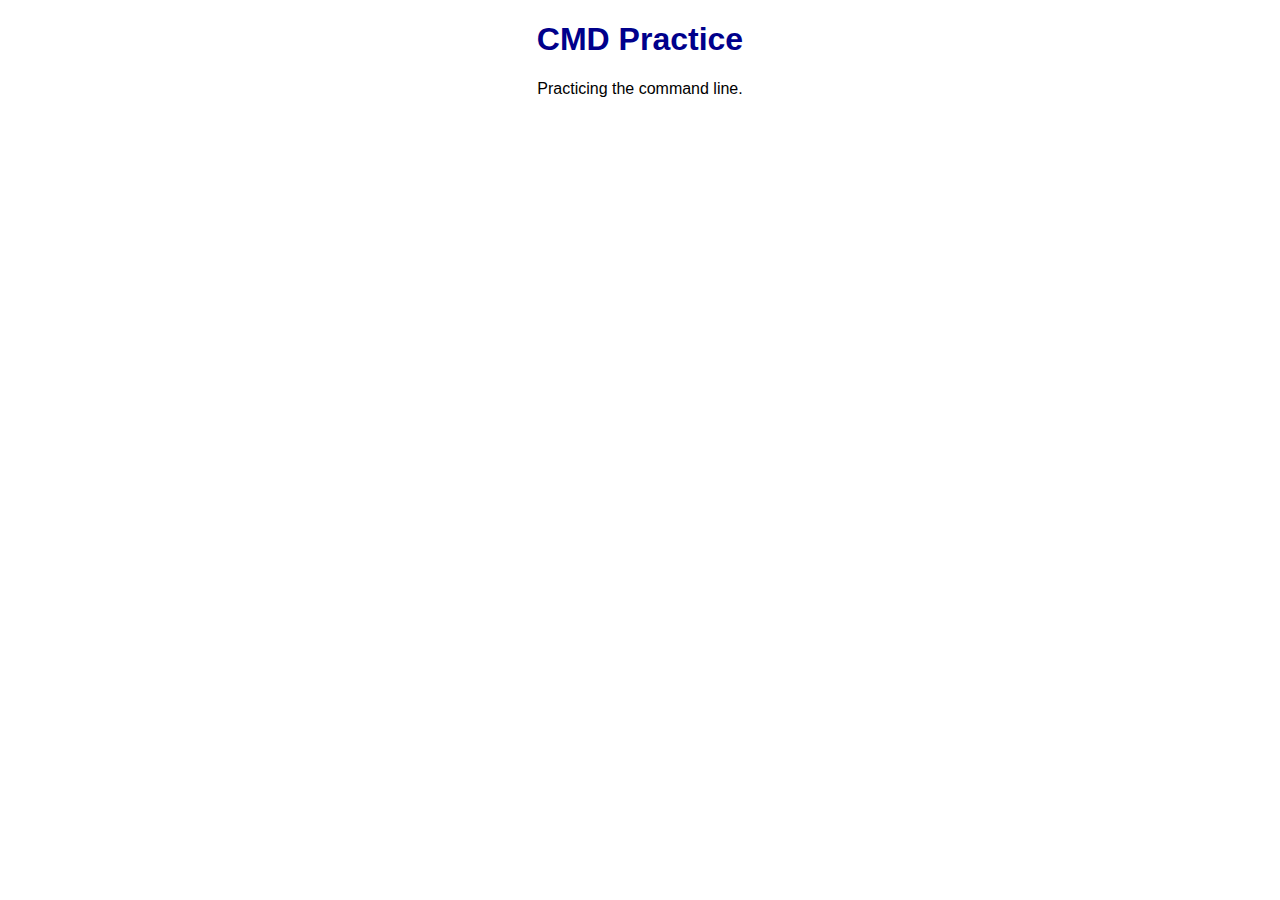
<file: cmd-practice/index.html>
<!DOCTYPE html>
<html lang="en">
<head>
  <meta charset="UTF-8" />
  <link rel="stylesheet" href="style.css" />
  <title>CMD Practice</title>
</head>
<body>
  <h1>CMD Practice</h1>
  <p>Practicing the command line.</p>
</body>
</html>
</file>
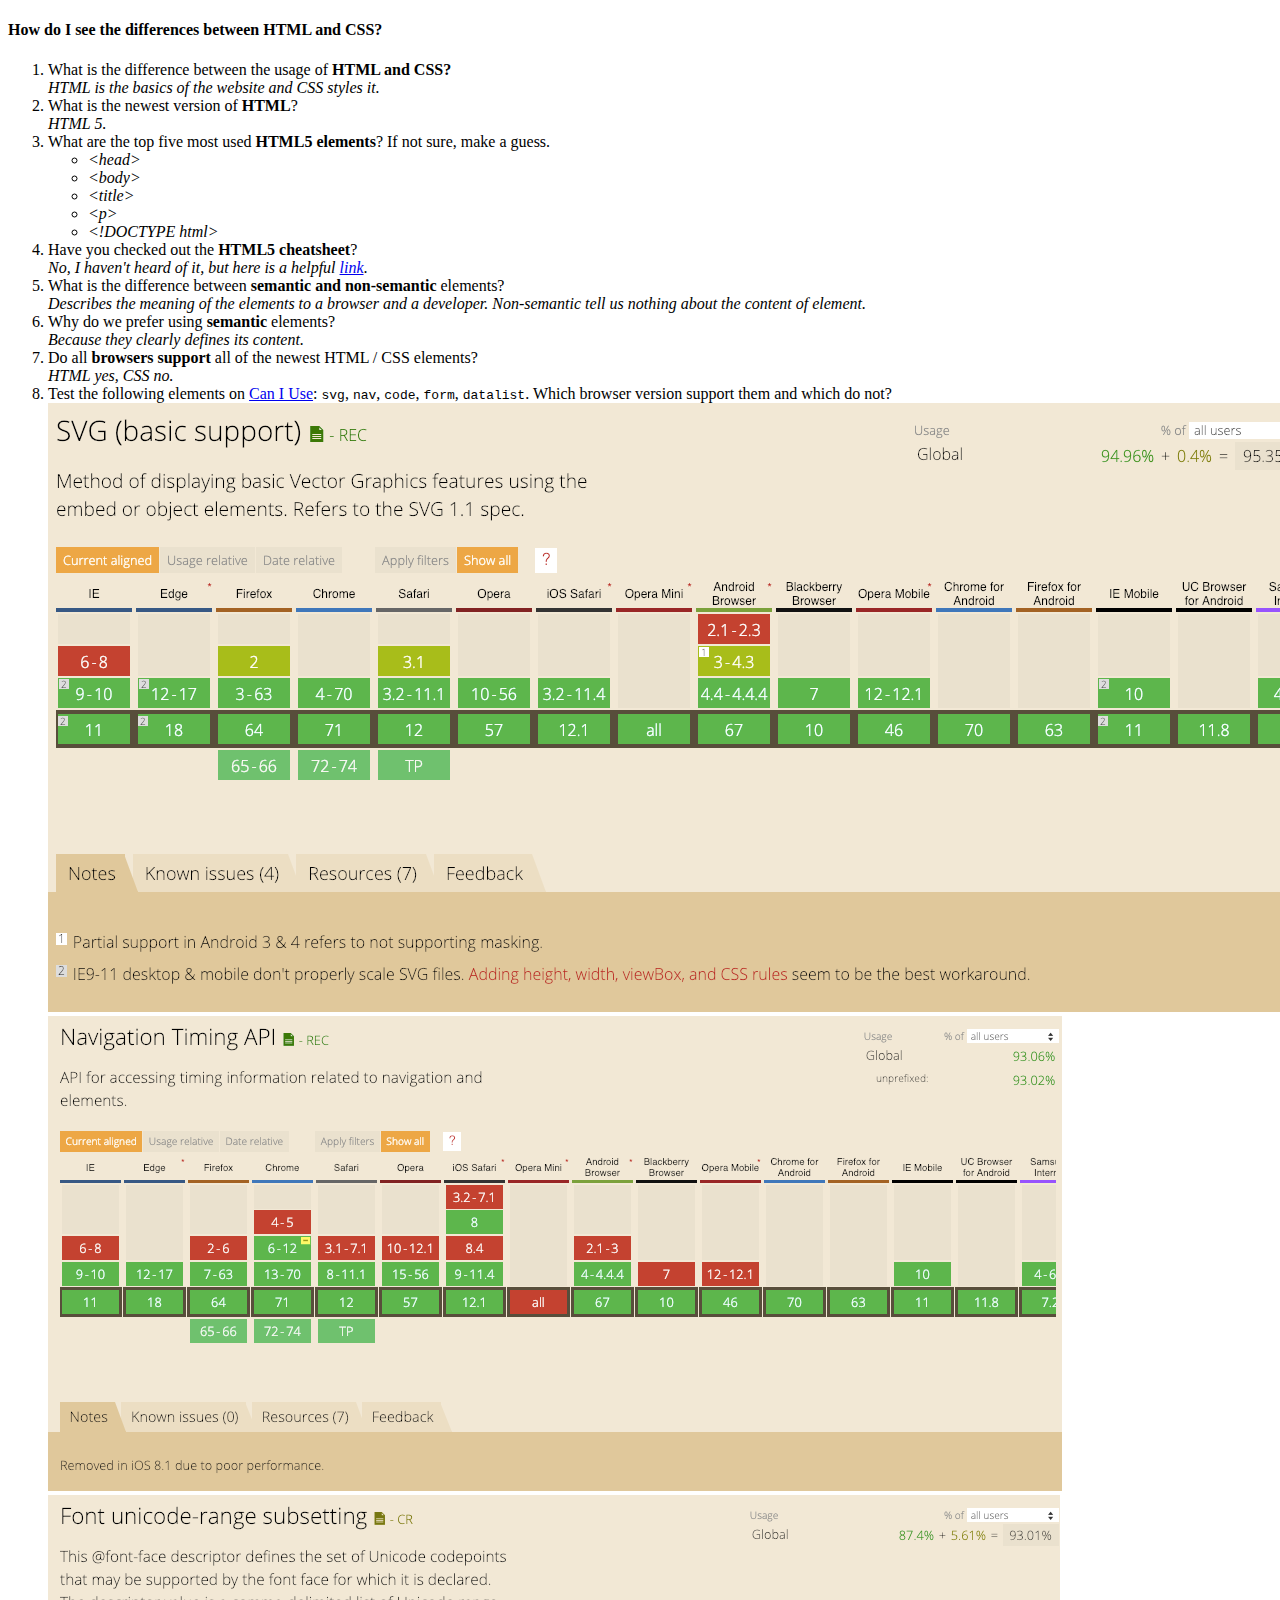
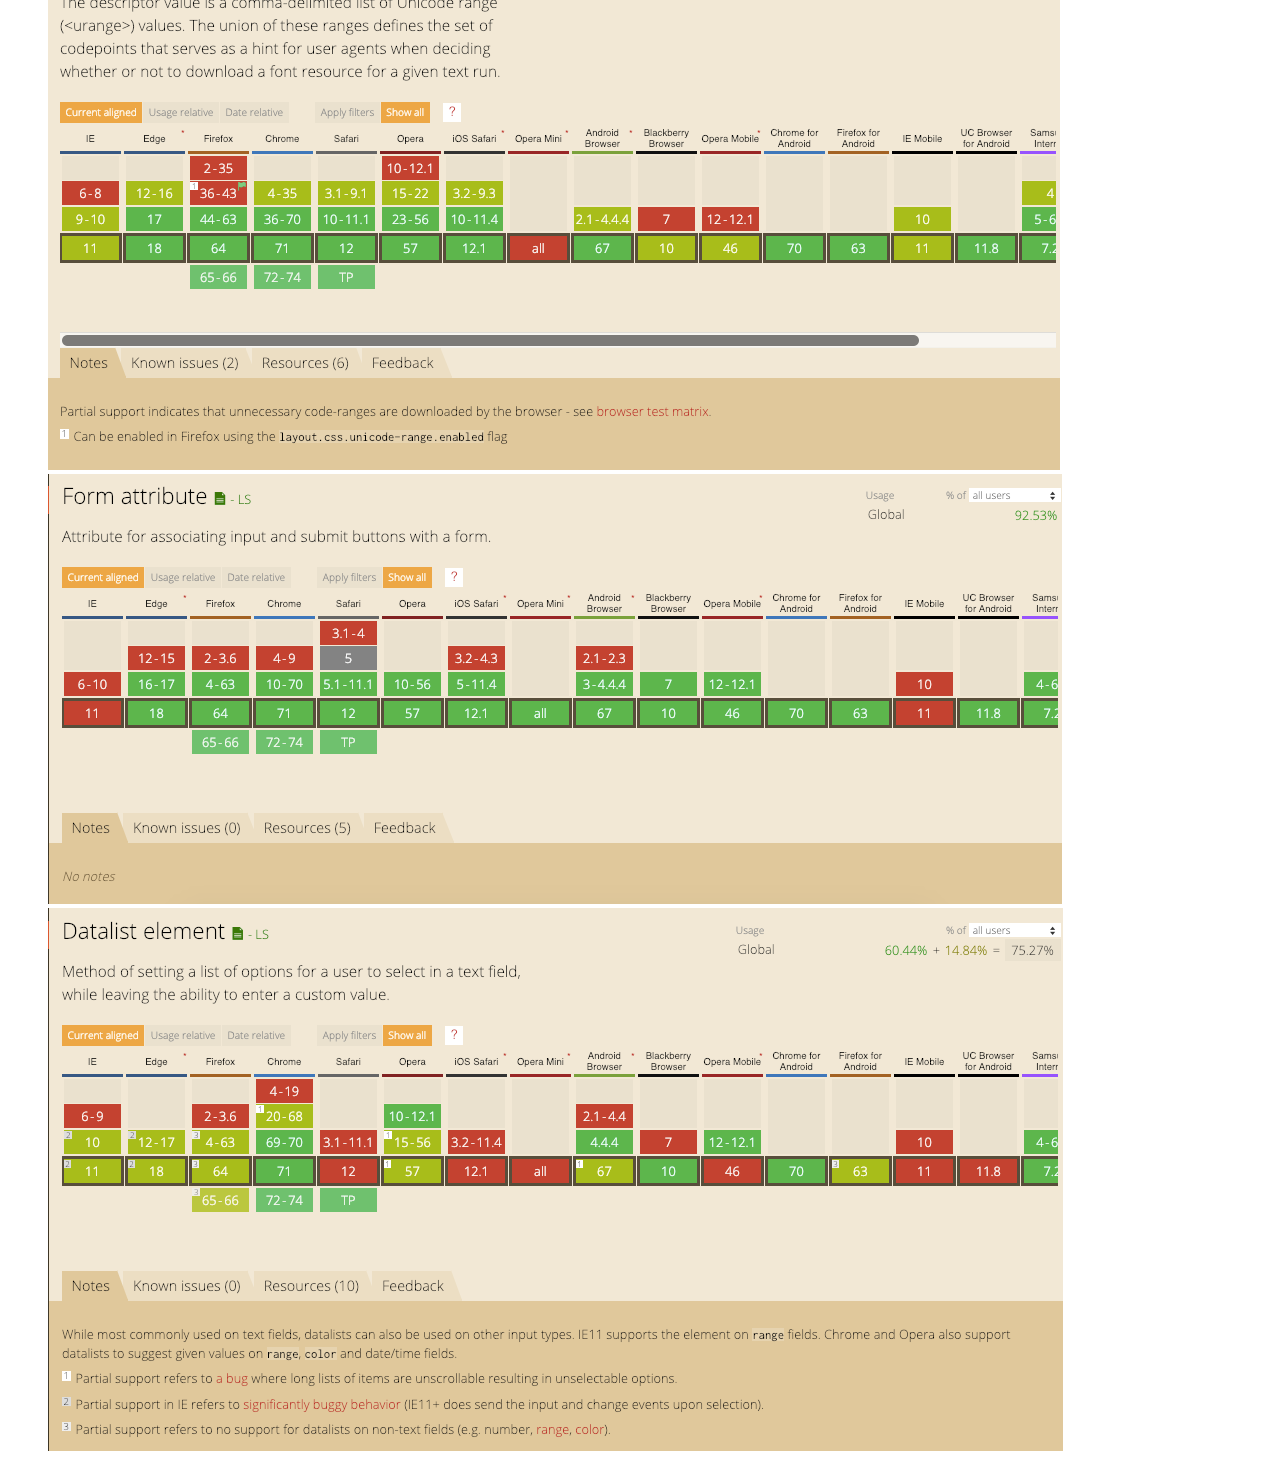
<file: html-practice/index.html>
<!DOCTYPE html>
<html lang="en">
<head>
    <meta charset="UTF-8">
    <meta name="viewport" content="width=device-width, initial-scale=1.0">
    <meta http-equiv="X-UA-Compatible" content="ie=edge">
    <title>About HTML and CSS</title>
</head>
<body>

    <h4>How do I see the differences between HTML and CSS?
    </h4>
<ol>
    <li>What is the difference between the usage of <strong>HTML and CSS?</strong> 
        <br>
        <em>HTML is the basics of the website and CSS styles it.</em>
    </li>
    <li>What is the newest version of <strong>HTML</strong>?
        <br>
        <em>HTML 5.</em>
    </li>
    <li>What are the top five most used <strong>HTML5 elements</strong>? If not sure, make a guess. 
        <br>
    <ul>
        <i>
            <li>&lt;head&gt;</li>
            <li>&lt;body&gt;</li>
            <li>&lt;title&gt;</li>
            <li>&lt;p&gt;</li>
            <li>&lt;!DOCTYPE html&gt;</li>
        </i>
    </ul>
    </li>
    <li>Have you checked out the <strong>HTML5 cheatsheet</strong>?
        <br>
        <em>No, I haven't heard of it, but here is a helpful <a href="https://www.wpkube.com/html5-cheat-sheet/" target="_blank">link</a></em>.
    </li>
    <li>What is the difference between <strong>semantic and non-semantic</strong> elements?
        <br>
        <em>Describes the meaning of the elements to a browser and a developer. Non-semantic tell us nothing about the content of element.</em>
    </li>
    <li>Why do we prefer using <strong>semantic</strong> elements?
        <br>
        <em>Because they clearly defines its content.</em>
    </li>
    <li>Do all <strong>browsers support</strong> all of the newest HTML / CSS elements?
        <br>
        <em>HTML yes, CSS no.</em>
    </li>
    <li>Test the following elements on <a href="https://caniuse.com/">Can I Use</a>: <code>svg</code>, <code>nav</code>, <code>code</code>, <code>form</code>, <code>datalist</code>. Which browser version support them and which do not? 
        <br>
        <img src="svg.png" alt="svg">
        <img src="nav.png" alt="nav">
        <img src="code.png" alt="code">
        <img src="form.png" alt="form">
        <img src="datalist.png" alt="datalist">
    </li>
</ol>

</body>
</html>
</file>
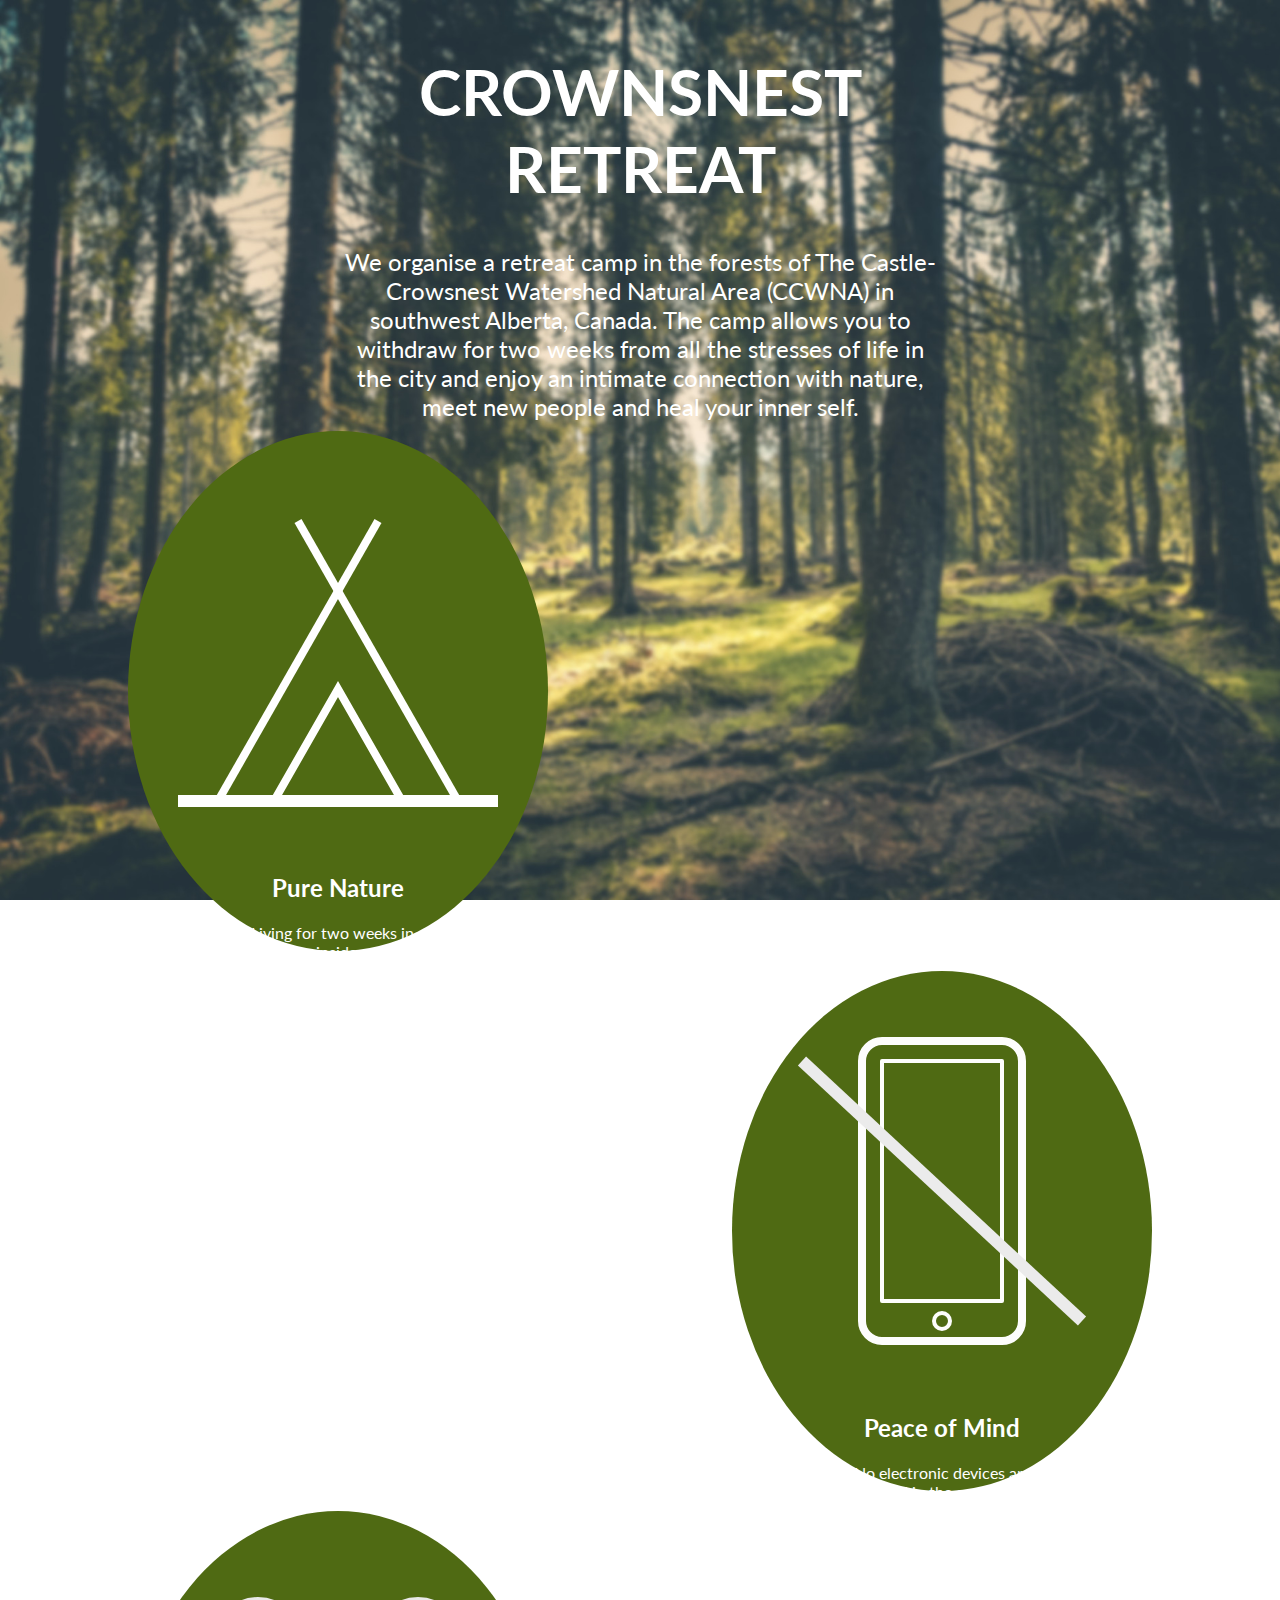
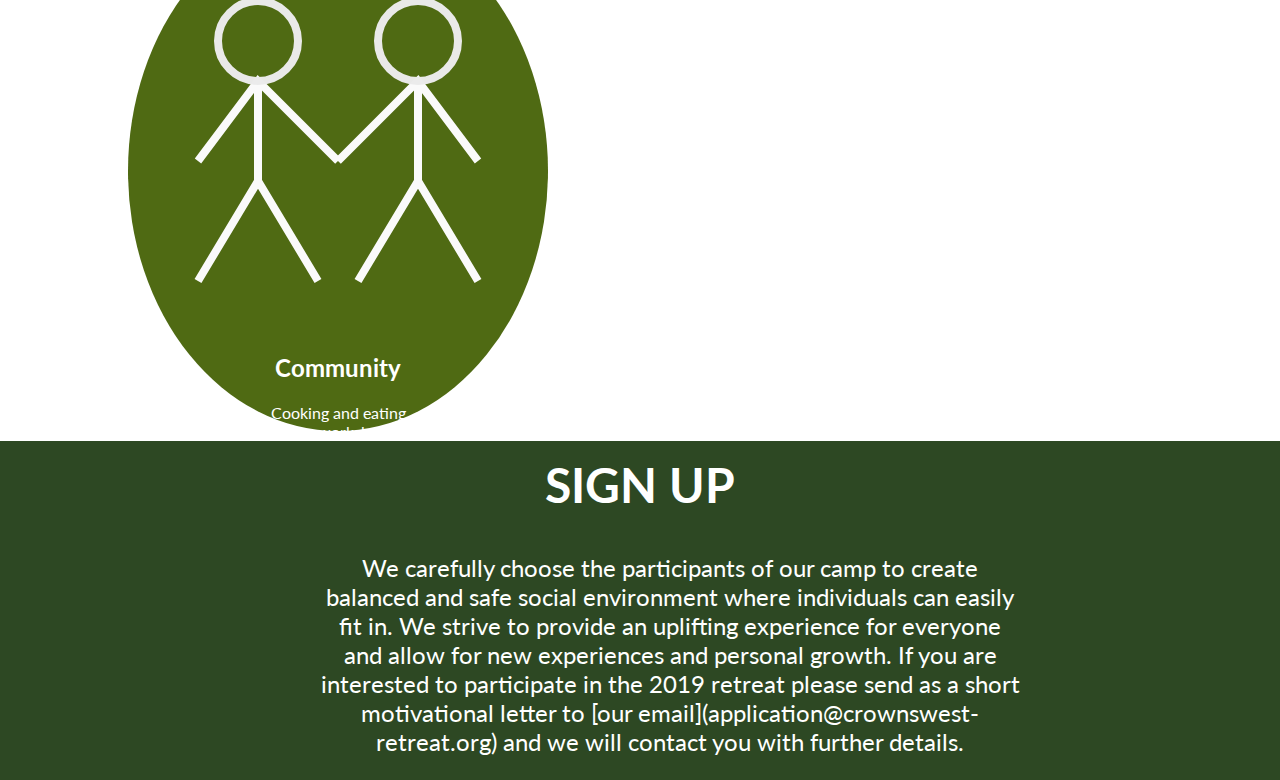
<file: las/index.html>
<!DOCTYPE html>
<html lang="en">
<head>
    <meta charset="UTF-8">
    <meta name="viewport" content="width=device-width, initial-scale=1.0">
    <meta http-equiv="X-UA-Compatible" content="ie=edge">
    <title>Crownsnest Retreat</title>
    <link rel="stylesheet" href="index.css">
    <link href="https://fonts.googleapis.com/css?family=Lato:400,700,900" rel="stylesheet">

</head>
<body>
    <div class="headText">
        <h2>Crownsnest<br> Retreat</span></h2>
    </div>
    <div class="headParagraph">
        <p>We organise a retreat camp in the forests of The Castle-Crowsnest Watershed Natural Area (CCWNA) in southwest Alberta, Canada. The camp allows you to withdraw for two weeks from all the stresses of life in the city and enjoy an intimate connection with nature, meet new people and heal your inner self.</p>
    </div>
    <div class="circles">
    <div class="circle X circle1"><img src="graphics/tent.svg" alt="tent">
    <h4>Pure Nature</h4>
    <p>Living for two weeks in a tent deep inside woods far from any distractions of civilization.</p>
</div>
    <div class="circle X circle2"><img src="graphics/cell.svg" alt="cell">
        <h4>Peace of Mind</h4>
        <p>No electronic devices are allowed in the camp area. No access to internet or mobile network.
        </p>
    </div>
    <div class="circle X circle3"><img src="graphics/community.svg" alt="cook">
        <h4>Community</h4>
        <p>Cooking and eating together, workshops and activities in nature, sharing and bonding.</p>
    </div>
    </div>
</body>
<footer>
    <h2 class="footerH2">SIGN UP</h2>
    <p>We carefully choose the participants of our camp to create balanced and safe social environment where individuals can easily fit in. We strive to provide an uplifting experience for everyone and allow for new experiences and personal growth.

            If you are interested to participate in the 2019 retreat please send as a short motivational letter to [our email](application@crownswest-retreat.org) and we will contact you with further details. </p>   
</footer>
</html>
</file>
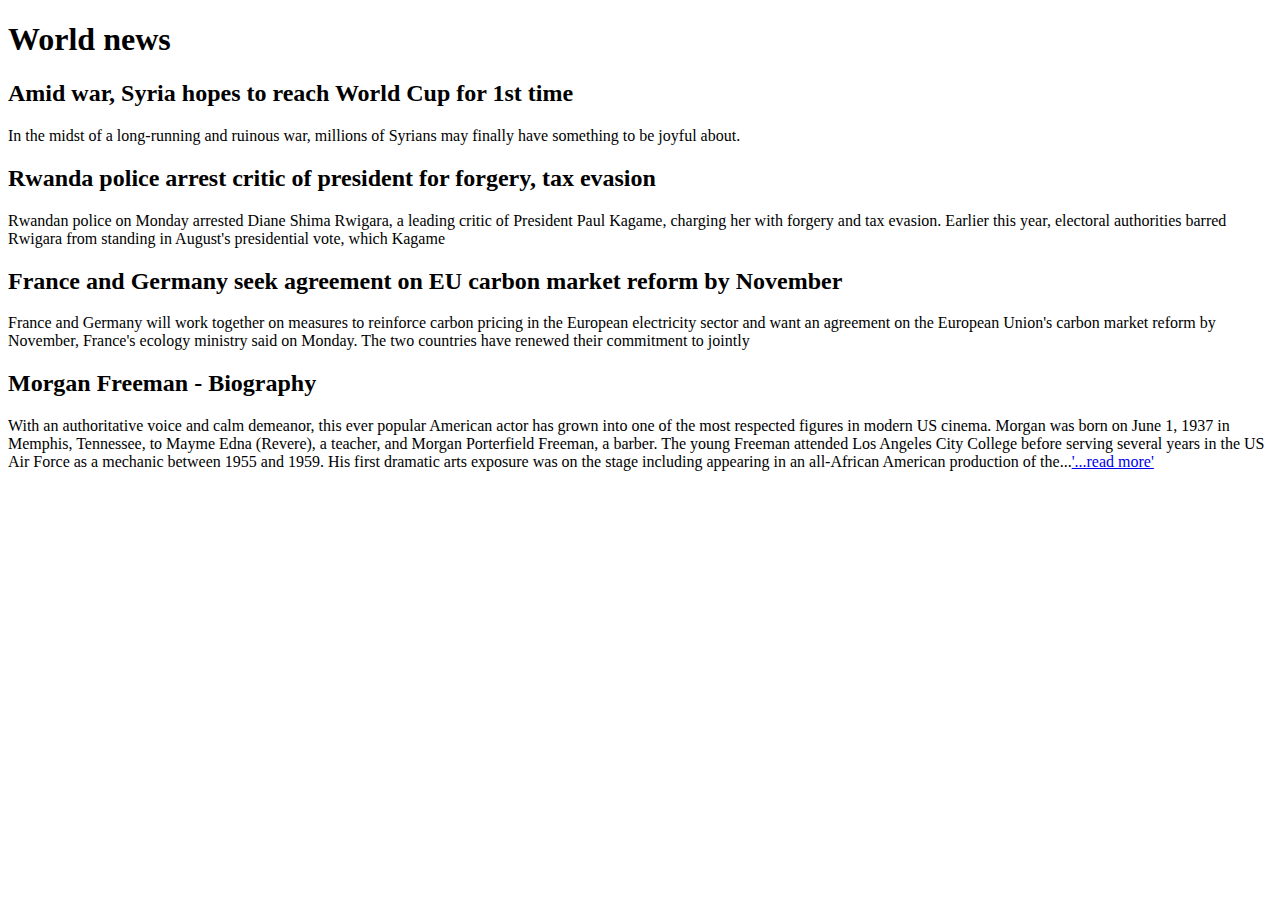
<file: workouts/html/index.html>
<!DOCTYPE html>
<html lang="en">
<head>
    <meta charset="UTF-8">
    <meta name="viewport" content="width=device-width, initial-scale=1.0">
    <meta http-equiv="X-UA-Compatible" content="ie=edge">
    <title>World News</title>
</head>
<body>

    <h1>World news</h1>

    <section class="articles">
        <article>
            <h2>Amid war, Syria hopes to reach World Cup for 1st time</h2>
 
           <p>In the midst of a long-running and ruinous war, millions of Syrians may finally have something to be joyful about.</p>
        </article>
        <article>
                <h2>Rwanda police arrest critic of president for forgery, tax evasion</h2>
                <p>Rwandan police on Monday arrested Diane Shima Rwigara, a leading critic of President Paul Kagame, charging her with forgery and tax evasion. Earlier this year, electoral authorities barred Rwigara from standing in August's presidential vote, which Kagame
                    </p>
        </article>
        <article>
                <h2>France and Germany seek agreement on EU carbon market reform by November</h2>
                <p>France and Germany will work together on measures to reinforce carbon pricing in the European electricity sector and want an agreement on the European Union's carbon market reform by November, France's ecology ministry said on Monday. The two countries have renewed their commitment to jointly
                    </p>
        </article>
        <article>
                <h2>Morgan Freeman - Biography</h2>
                <p>With an authoritative voice and calm demeanor, this ever popular American actor has grown into one of the most respected figures in modern US cinema. Morgan was born on June 1, 1937 in Memphis, Tennessee, to Mayme Edna (Revere), a teacher, and Morgan Porterfield Freeman, a barber. The young Freeman attended Los Angeles City College before serving several years in the US Air Force as a mechanic between 1955 and 1959. His first dramatic arts exposure was on the stage including appearing in an all-African American production of the...<a href="freeman.html">'...read more'</a>
                </p>
                
        </article>
    </section>
    
</body>
</html>
</file>
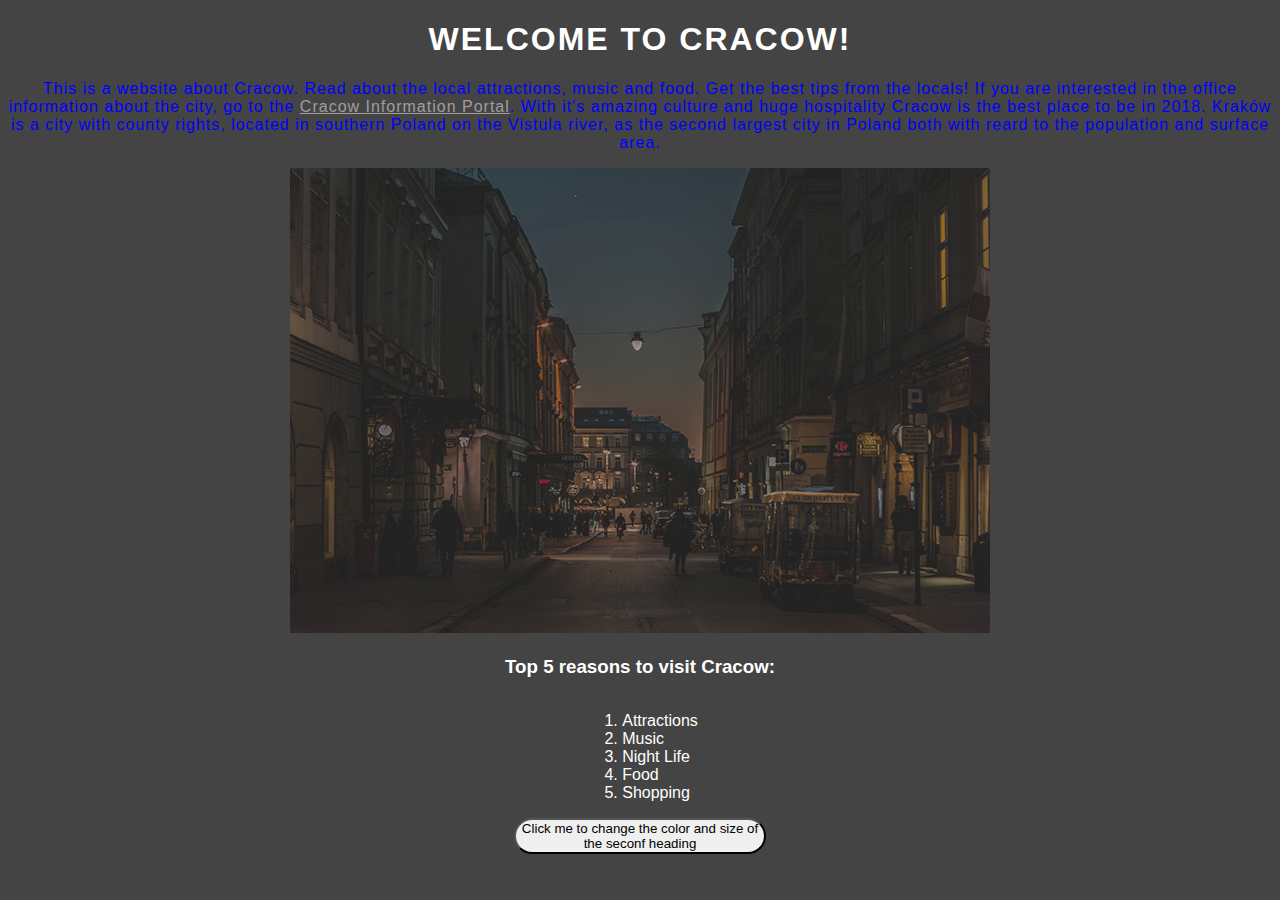
<file: workouts/htmlday2/index.html>
<!DOCTYPE html>
<html lang="en">
<head>
    <meta charset="UTF-8">
    <meta name="viewport" content="width=device-width, initial-scale=1.0">
    <meta http-equiv="X-UA-Compatible" content="ie=edge">
    <link rel="stylesheet" href="style.css">
    <link href="https://fonts.googleapis.com/css?family=Montserrat:400,700" rel="stylesheet">

    <title>Cracow</title>
</head>
<body>
    <div>
    <h1>Welcome to Cracow!</h1>
    <p class="the-text">This is a website about Cracow. Read about the local attractions, music and food. Get the best tips from the locals! If you are interested in the office information about the city, go to the <a href="http://www.krakow.pl/english/" target="_blank">Cracow Information Portal</a>. With it's amazing culture and huge hospitality Cracow is the best place to be in 2018. Kraków is a city with county rights, located in southern Poland on the Vistula river, as the second largest city in Poland both with reard to the population and surface area. </p>
    </div>
    <img src="krk.jpg" alt="cracow">
    <div>
       <h3>Top 5 reasons to visit Cracow:</h3>
    </div>
    <div class="center">
    <ol>
        <li>Attractions</li>
        <li>Music</li>
        <li>Night Life</li>
        <li>Food</li>
        <li>Shopping</li>
    </ol>
    </div>
    <button id="theButton">Click me to change the color and size of the seconf heading</button>
    <script src="index.js"></script>
</body>
</html>
</file>
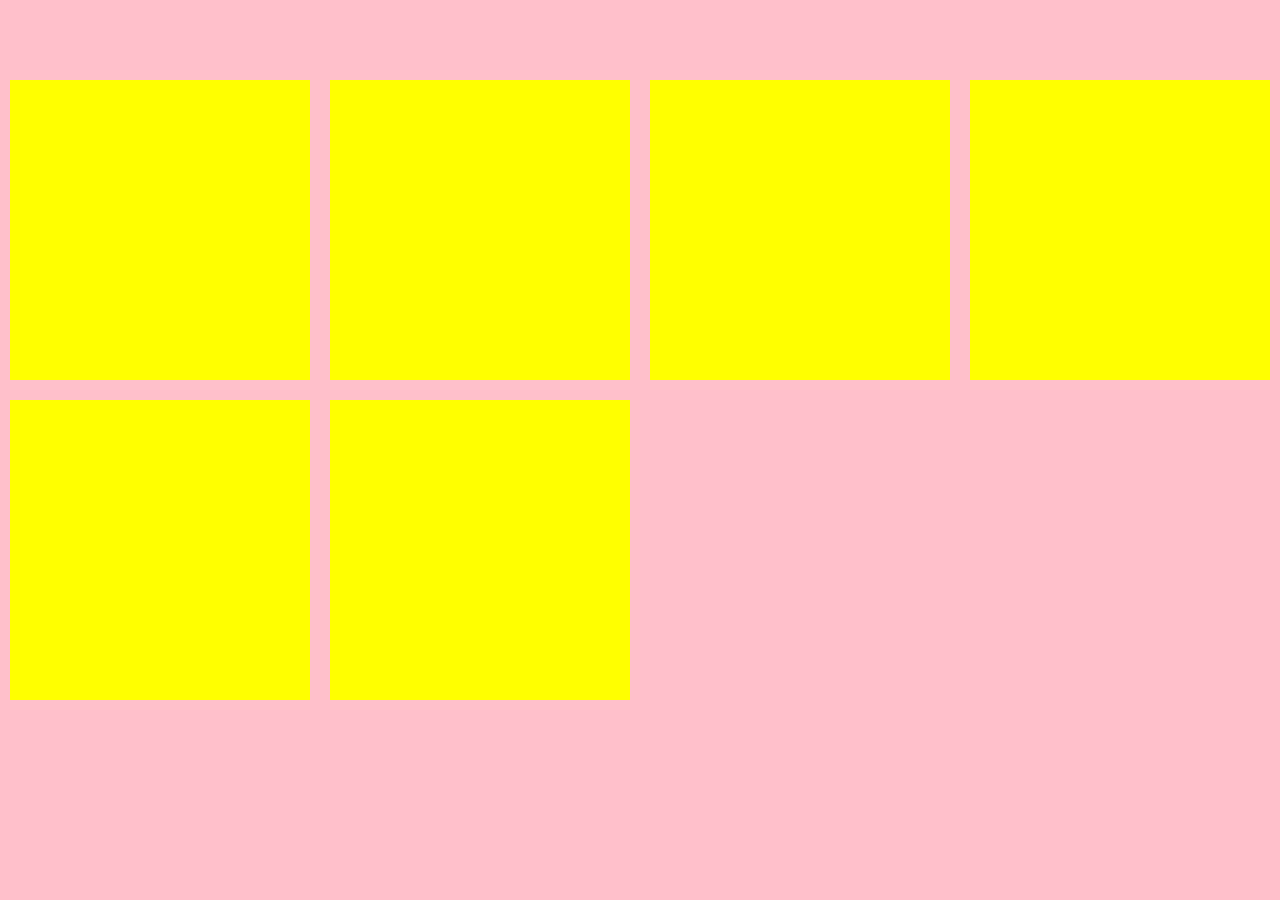
<file: html-practice/animateimg.html>
<!DOCTYPE html>
<html lang="en">
<head>
    <meta charset="UTF-8">
    <meta name="viewport" content="width=device-width, initial-scale=1.0">
    <meta http-equiv="X-UA-Compatible" content="ie=edge">
    <title>Document</title>
    <link rel="stylesheet" href="animateimg.css">
</head>
<body>
    
    <div class="container">
        <div class="box"></div>
        <div class="box"></div>
        <div class="box"></div>
        <div class="box"></div>
        <div class="box"></div>
        <div class="box"></div>
    </div>

</body>
</html>
</file>
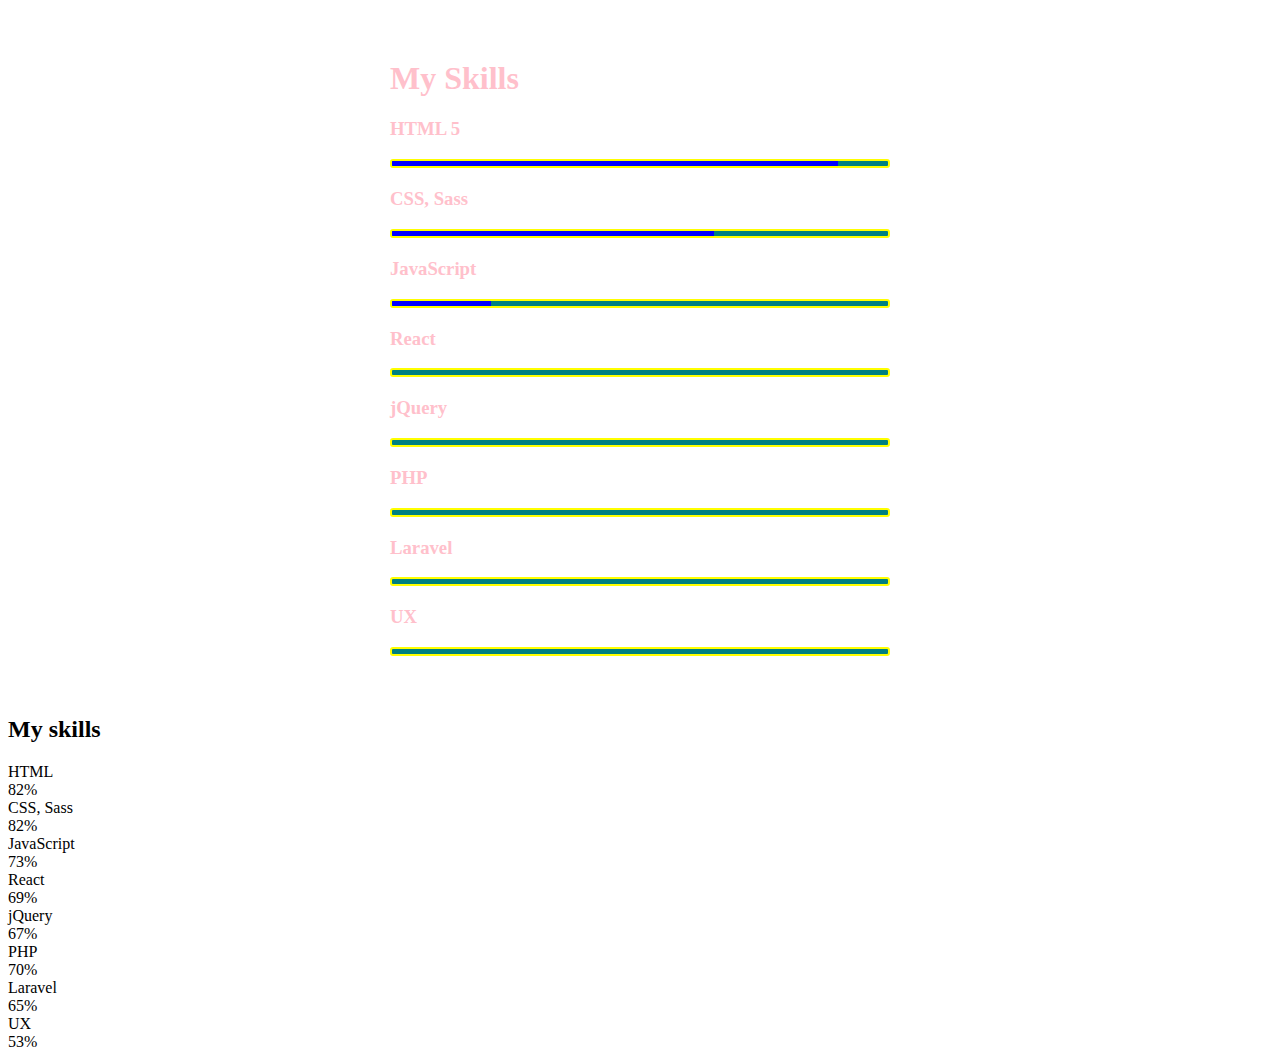
<file: html-practice/progressbar.html>
<!DOCTYPE html>
<html lang="en">
<head>
    <meta charset="UTF-8">
    <meta name="viewport" content="width=device-width, initial-scale=1.0">
    <meta http-equiv="X-UA-Compatible" content="ie=edge">
    <title>progress bar</title>
    <link rel="stylesheet" href="progressbar.css">
</head>
<body>
    <div class="skills">
        <h1>My Skills</h1>
        <li>
            <h3>HTML 5</h3><span class="bar"><span class="html"></span></span>
        </li>
        <li>
            <h3>CSS, Sass</h3><span class="bar"><span class="css"></span></span>
        </li>
        <li>
            <h3>JavaScript</h3><span class="bar"><span class="javascript"></span></span>
        </li>
        <li>
            <h3>React</h3><span class="bar"><span class="react"></span></span>
        </li>
        <li>
            <h3>jQuery</h3><span class="bar"><span class="jquery"></span></span>
        </li>
        <li>
            <h3>PHP</h3><span class="bar"><span class="php"></span></span>
        </li>
        <li>
            <h3>Laravel</h3><span class="bar"><span class="laravel"></span></span>
        </li>
        <li>
            <h3>UX</h3><span class="bar"><span class="ux"></span></span>
        </li>
    </div>
</body>
</html>





<section class="mySkills"> <!-- to ma byc position: flex-->
    <h2 class="skillH2">My skills</h2>
    <div class="skillsCont">
        <div class="skillProgressBanner">
        <div class="skillName">HTML</div>
        <div class="skillBanner"> <!-- to ma mieć kolor szary -->
            <div class="skillProgress"></div> <!-- pozycja absolutna na szarym tle, tj. kolor zielony tego diva -->
            <div class="skillProcentage">82%</div> <!-- to jest do %, pozycja relatywna  -->
        </div>
            </div>
    <div class="skillProgressBanner">
            <div class="skillName">CSS, Sass</div>
            <div class="skillBanner"> <!-- to ma mieć kolor szary -->
                <div class="skillProgress"></div> <!-- pozycja absolutna na szarym tle, tj. kolor zielony tego diva -->
                <div class="skillProcentage">82%</div> <!-- to jest do %, pozycja relatywna  -->
            </div>
    </div>
    <div class="skillProgressBanner">
            <div class="skillName">JavaScript</div>
            <div class="skillBanner"> <!-- to ma mieć kolor szary -->
                <div class="skillProgress"></div> <!-- pozycja absolutna na szarym tle, tj. kolor zielony tego diva -->
                <div class="skillProcentage">73%</div> <!-- to jest do %, pozycja relatywna  -->
            </div>
    </div>
    <div class="skillProgressBanner">
            <div class="skillName">React</div>
            <div class="skillBanner"> <!-- to ma mieć kolor szary -->
                <div class="skillProgress"></div> <!-- pozycja absolutna na szarym tle, tj. kolor zielony tego diva -->
                <div class="skillProcentage">69%</div> <!-- to jest do %, pozycja relatywna  -->
            </div>
    </div>
    <div class="skillProgressBanner">
            <div class="skillName">jQuery</div>
            <div class="skillBanner"> <!-- to ma mieć kolor szary -->
                <div class="skillProgress"></div> <!-- pozycja absolutna na szarym tle, tj. kolor zielony tego diva -->
                <div class="skillProcentage">67%</div> <!-- to jest do %, pozycja relatywna  -->
            </div>
    </div>
    <div class="skillProgressBanner">
            <div class="skillName">PHP</div>
            <div class="skillBanner"> <!-- to ma mieć kolor szary -->
                <div class="skillProgress"></div> <!-- pozycja absolutna na szarym tle, tj. kolor zielony tego diva -->
                <div class="skillProcentage">70%</div> <!-- to jest do %, pozycja relatywna  -->
            </div>
    </div>
    <div class="skillProgressBanner">
            <div class="skillName">Laravel</div>
            <div class="skillBanner"> <!-- to ma mieć kolor szary -->
                <div class="skillProgress"></div> <!-- pozycja absolutna na szarym tle, tj. kolor zielony tego diva -->
                <div class="skillProcentage">65%</div> <!-- to jest do %, pozycja relatywna  -->
            </div>
    </div>
    <div class="skillProgressBanner">
            <div class="skillName">UX</div>
            <div class="skillBanner"> <!-- to ma mieć kolor szary -->
                <div class="skillProgress"></div> <!-- pozycja absolutna na szarym tle, tj. kolor zielony tego diva -->
                <div class="skillProcentage">53%</div> <!-- to jest do %, pozycja relatywna  -->
            </div>
    </div>
    </div>
</section>
</file>
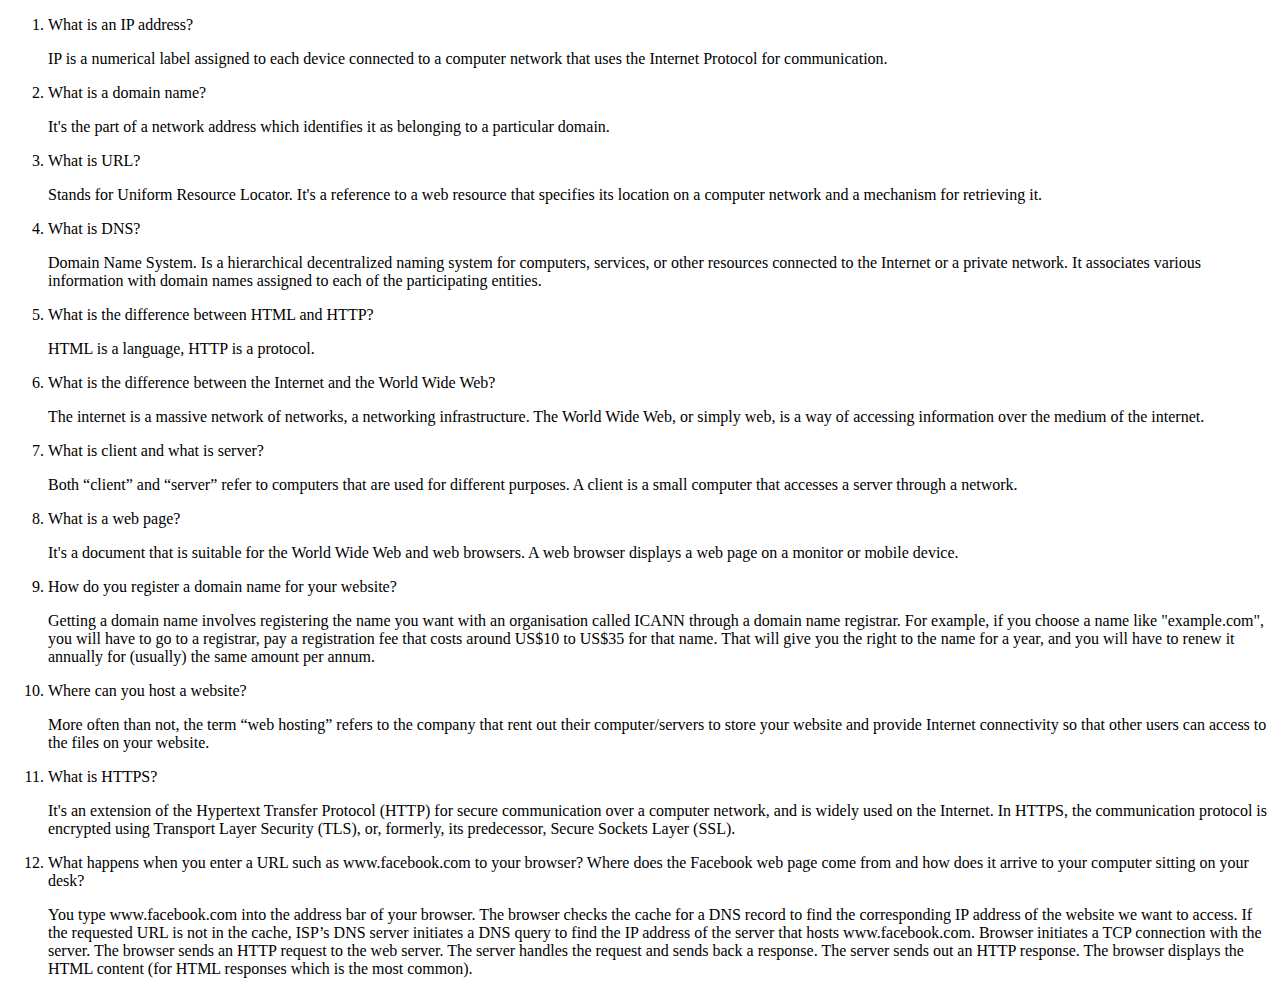
<file: html-practice/teamwork3.html>
<!DOCTYPE html>
<html lang="en">
<head>
    <meta charset="UTF-8">
    <meta name="viewport" content="width=device-width, initial-scale=1.0">
    <meta http-equiv="X-UA-Compatible" content="ie=edge">
    <title>What is the internet?</title>
</head>
<body>
    <ol>
        <li>What is an IP address?
            <p>IP is a numerical label assigned to each device connected to a computer network that uses the Internet Protocol for communication.</p>
        </li> 

        <li>What is a domain name?
            <p>It's the part of a network address which identifies it as belonging to a particular domain.</p>
        </li>
        <li>What is URL?
            <p>Stands for Uniform Resource Locator. It's a reference to a web resource that specifies its location on a computer network and a mechanism for retrieving it. </p>
        </li> 
        <li>What is DNS?
            <p>Domain Name System. Is a hierarchical decentralized naming system for computers, services, or other resources connected to the Internet or a private network. It associates various information with domain names assigned to each of the participating entities.</p>
        </li> 
        <li>What is the difference between HTML and HTTP?
            <p>HTML is a language, HTTP is a protocol.</p>

        </li>
        <li>What is the difference between the Internet and the World Wide Web?
            <p>The internet is a massive network of networks, a networking infrastructure. The World Wide Web, or simply web, is a way of accessing information over the medium of the internet. </p>
        </li>
        <li>What is client and what is server?
            <p>Both “client” and “server” refer to computers that are used for different purposes. A client is a small computer that accesses a server through a network. </p>
        </li>
        <li>What is a web page?
            <p>It's a document that is suitable for the World Wide Web and web browsers. A web browser displays a web page on a monitor or mobile device.</p>
        </li>
        <li>How do you register a domain name for your website?
            <p>Getting a domain name involves registering the name you want with an organisation called ICANN through a domain name registrar. For example, if you choose a name like "example.com", you will have to go to a registrar, pay a registration fee that costs around US$10 to US$35 for that name. That will give you the right to the name for a year, and you will have to renew it annually for (usually) the same amount per annum.</p>
        </li>
        <li>Where can you host a website?
            <p>More often than not, the term “web hosting” refers to the company that rent out their computer/servers to store your website and provide Internet connectivity so that other users can access to the files on your website.</p>
        </li>
        <li>What is HTTPS?
            <p>It's an extension of the Hypertext Transfer Protocol (HTTP) for secure communication over a computer network, and is widely used on the Internet. In HTTPS, the communication protocol is encrypted using Transport Layer Security (TLS), or, formerly, its predecessor, Secure Sockets Layer (SSL).</p>
        </li>
        <li>What happens when you enter a URL such as www.facebook.com to your browser? Where does the Facebook web page come from and how does it arrive to your computer sitting on your desk?
            <p>You type www.facebook.com into the address bar of your browser. The browser checks the cache for a DNS record to find the corresponding IP address of the website we want to access. If the requested URL is not in the cache, ISP’s DNS server initiates a DNS query to find the IP address of the server that hosts www.facebook.com. Browser initiates a TCP connection with the server. The browser sends an HTTP request to the web server. The server handles the request and sends back a response. The server sends out an HTTP response. The browser displays the HTML content (for HTML responses which is the most common). </p>
        </li>
    </ol>
</body>
</html>
</file>
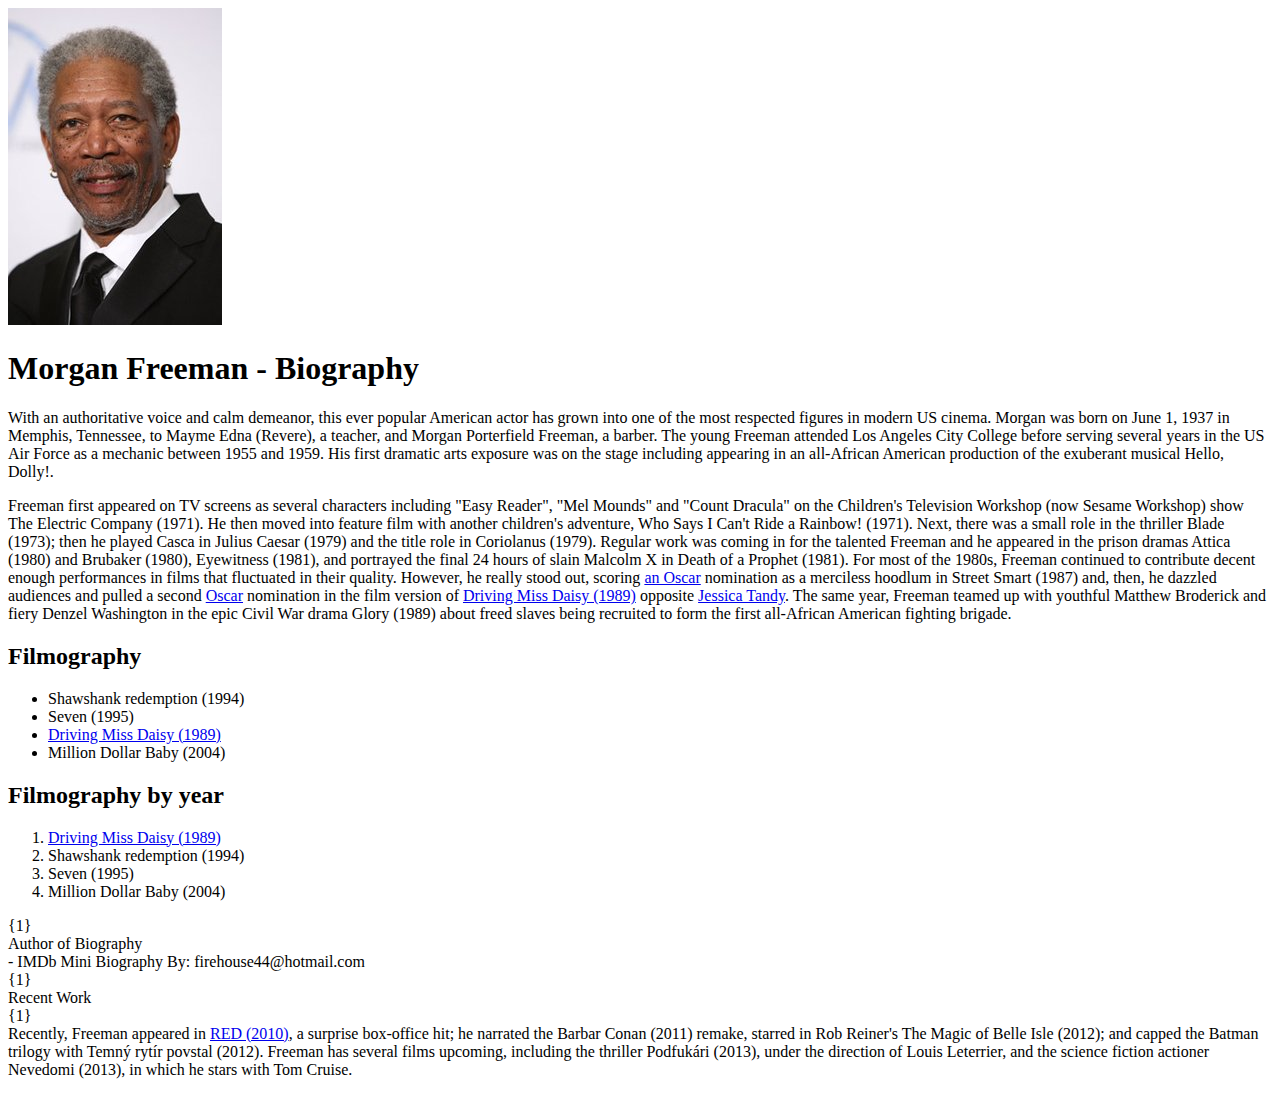
<file: workouts/html/freeman.html>
<!DOCTYPE html>
<html lang="en">
<head>
    <meta charset="UTF-8">
    <meta name="viewport" content="width=device-width, initial-scale=1.0">
    <meta http-equiv="X-UA-Compatible" content="ie=edge">
    <link rel="stylesheet" href="http://classes.codingbootcamp.cz/assets/classes/2/style.css">
    <title>Morgan Freeman</title>
</head>
<body>
    <img src="../images/freeman-portrait.jpg" alt="freeman-portrait">
    <section id="biography">
        <h1>Morgan Freeman - Biography</h1>
    
        <article>
            <p>With an authoritative voice and calm demeanor, this ever popular American actor has grown into one of the most respected figures in modern US cinema. Morgan was born on June 1, 1937 in Memphis, Tennessee, to Mayme Edna (Revere), a teacher, and Morgan Porterfield Freeman, a barber. The young Freeman attended Los Angeles City College before serving several years in the US Air Force as a mechanic between 1955 and 1959. His first dramatic arts exposure was on the stage including appearing in an all-African American production of the exuberant musical Hello, Dolly!.
                </p>
            <p>Freeman first appeared on TV screens as several characters including "Easy Reader", "Mel Mounds" and "Count Dracula" on the Children's Television Workshop (now Sesame Workshop) show The Electric Company (1971). He then moved into feature film with another children's adventure, Who Says I Can't Ride a Rainbow! (1971). Next, there was a small role in the thriller Blade (1973); then he played Casca in Julius Caesar (1979) and the title role in Coriolanus (1979). Regular work was coming in for the talented Freeman and he appeared in the prison dramas Attica (1980) and Brubaker (1980), Eyewitness (1981), and portrayed the final 24 hours of slain Malcolm X in Death of a Prophet (1981). For most of the 1980s, Freeman continued to contribute decent enough performances in films that fluctuated in their quality. However, he really stood out, scoring <a href="http://oscar.go.com/" target="_blank">an Oscar</a> nomination as a merciless hoodlum in Street Smart (1987) and, then, he dazzled audiences and pulled a second <a href="http://oscar.go.com/" target="_blank">Oscar</a> nomination in the film version of <a href="https://www.rottentomatoes.com/m/driving_miss_daisy" target="_blank">Driving Miss Daisy (1989)</a> opposite <a href="http://www.imdb.com/name/nm0001788/">Jessica Tandy</a>. The same year, Freeman teamed up with youthful Matthew Broderick and fiery Denzel Washington in the epic Civil War drama Glory (1989) about freed slaves being recruited to form the first all-African American fighting brigade.
                </p>
        </article>
    </section>
    <section id="movies">
        <h2>Filmography</h2>
        <ul>
            <li>Shawshank redemption (1994)
                </li>
            <li>Seven (1995)
                </li>
            <li><a href="https://www.rottentomatoes.com/m/driving_miss_daisy" target="my_tab">Driving Miss Daisy (1989)
               </a> </li>
            <li>Million Dollar Baby (2004)
                </li>
        </ul>
        <h2>Filmography by year</h2>
        <ol>
            <li><a href="https://www.rottentomatoes.com/m/driving_miss_daisy" target="_blank">Driving Miss Daisy (1989)</a></li>
            <li>Shawshank redemption (1994)</li>
            <li>Seven (1995)</li>
            <li>Million Dollar Baby (2004)</li>
        </ol>
    </section>
    <section>
        <article>
            <p>     {1} <br>
                    Author of Biography <br>
                    - IMDb Mini Biography By: firehouse44@hotmail.com <br>
                    {1} <br>
                    Recent Work <br>
                    {1} <br>
                    Recently, Freeman appeared in <a href="https://www.rottentomatoes.com/m/red">RED (2010)</a>, a surprise box-office hit; he narrated the Barbar Conan (2011) remake, starred in Rob Reiner's The Magic of Belle Isle (2012); and capped the Batman trilogy with Temný rytír povstal (2012). Freeman has several films upcoming, including the thriller Podfukári (2013), under the direction of Louis Leterrier, and the science fiction actioner Nevedomi (2013), in which he stars with Tom Cruise.</p>
        </article>
    </section>
</body>
</html>
</file>
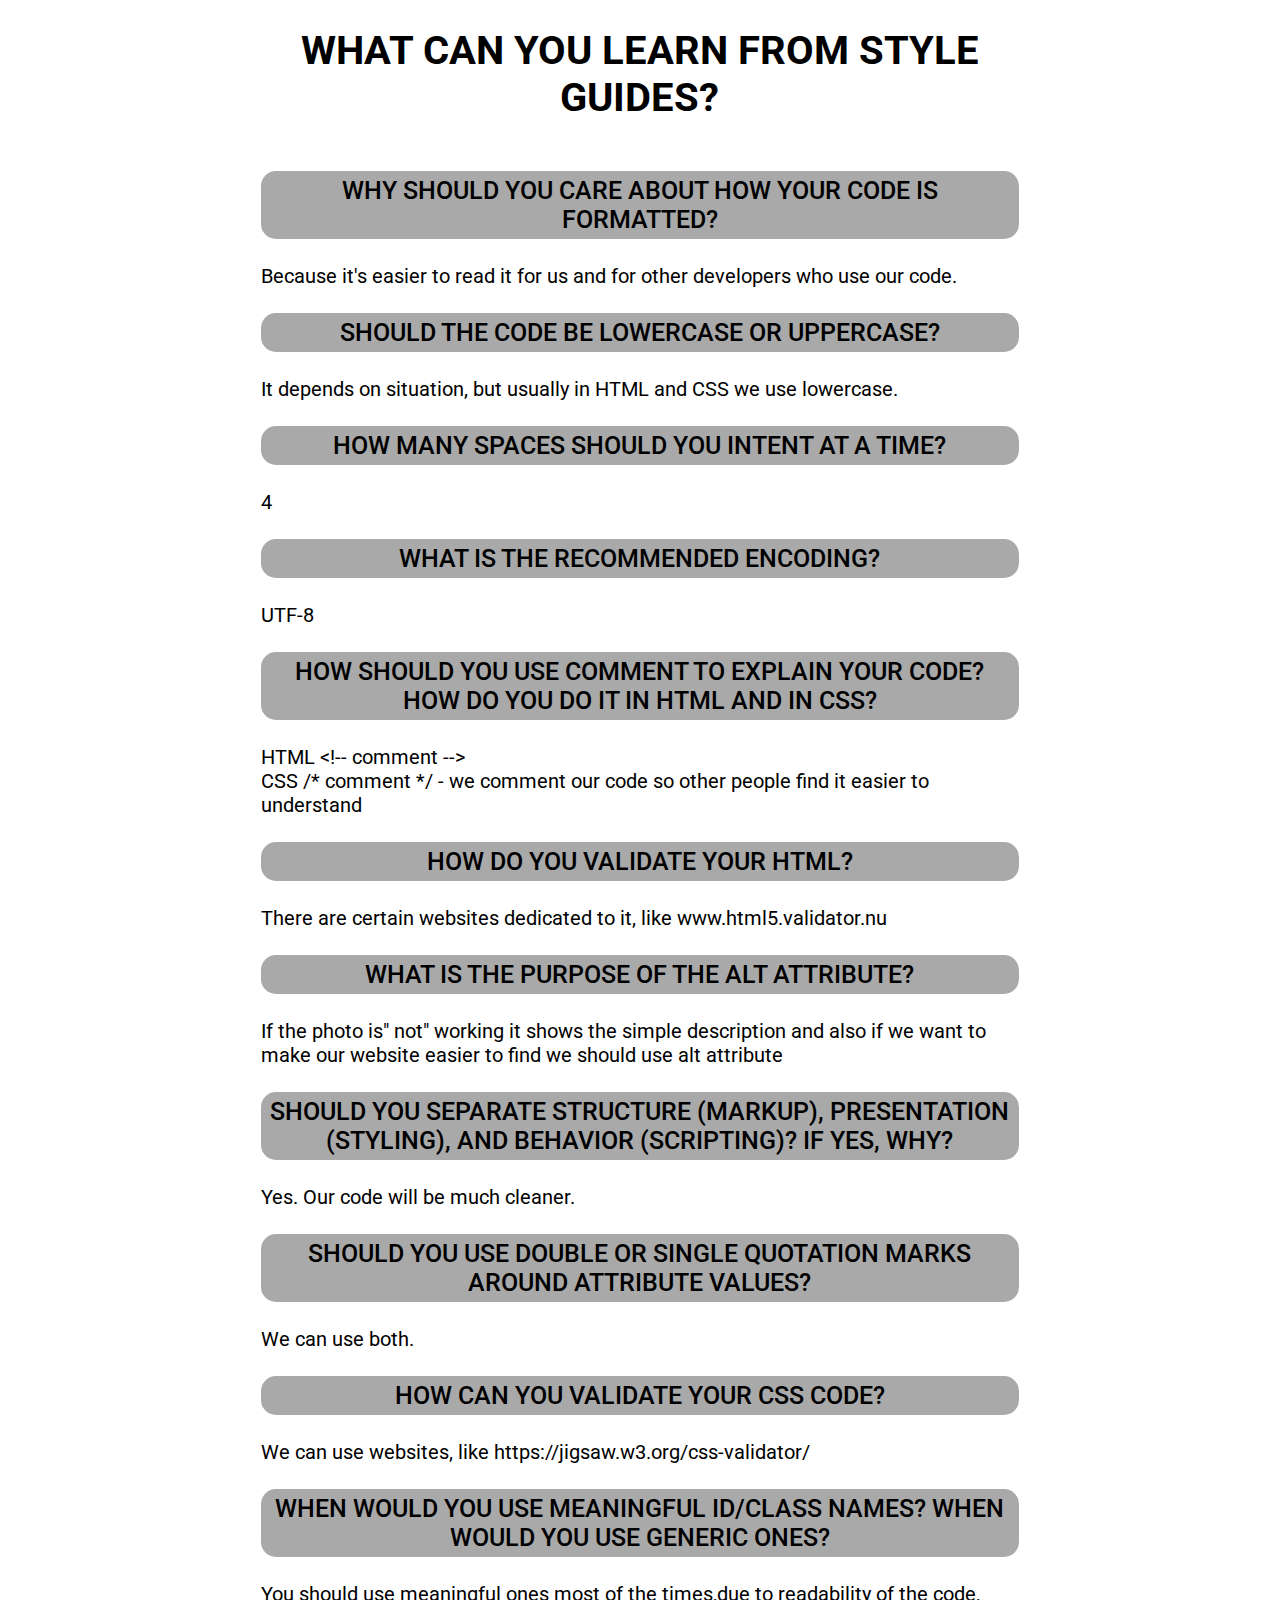
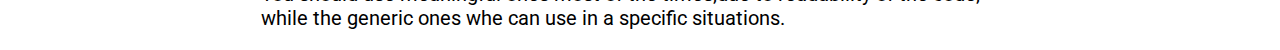
<file: workouts/htmlday2/ans.html>
<!DOCTYPE html>
<html lang="en">

<head>
    <meta charset="UTF-8">
    <meta name="viewport" content="width=device-width, initial-scale=1.0">
    <meta http-equiv="X-UA-Compatible" content="ie=edge">
    <title>What can you learn from style guides? </title>
    <link rel="stylesheet" href="ans.css">
    <link href="https://fonts.googleapis.com/css?family=Roboto:400,500,700" rel="stylesheet">
    <title>Doc</title>
    <link rel="icon" type="image/ico" href="logo2.svg">
</head>

<body>
    <h1>What can you learn from style guides? </h1>
    <article>
        <h3>Why should you care about how your code is formatted?</h3>
        <p>Because it's easier to read it for us and for other developers who use our code.</p>
        <p></p>
        <h3>Should the code be lowercase or uppercase?</h3>
        <p>It depends on situation, but usually in HTML and CSS we use lowercase.</p>
        <h3>How many spaces should you intent at a time?</h3>
        <p>4</p>
        <h3>What is the recommended encoding?</h3>
        <p>UTF-8</p>
        <h3>How should you use comment to explain your code? How do you do it in HTML and in CSS?
        </h3>
        <p> HTML &lt;!-- comment --&gt; <br>
        CSS /* comment */ - we comment our code so other people find it easier to understand </p>
        <h3>How do you validate your HTML?</h3>
        <p>There are certain websites dedicated to it, like www.html5.validator.nu</p>
        <h3>What is the purpose of the alt attribute?</h3>
        <p>If the photo is" not" working it shows the simple description and also if we want to make our website easier to find we should use alt attribute</p>
        <h3>Should you separate structure (markup), presentation (styling), and behavior (scripting)? If yes, why? </h3>
        <p>Yes. Our code will be much cleaner.</p>
        <h3>Should you use double or single quotation marks around attribute values?
        </h3>
        <p>We can use both.</p>
        <h3>How can you validate your CSS code?
        </h3>
        <p>We can use websites, like https://jigsaw.w3.org/css-validator/</p>
        <h3>When would you use meaningful ID/class names? When would you use generic ones?
        </h3>
        <p>You should use meaningful ones most of the times,due to readability of the code, while the generic ones whe can use in a specific situations. </p>
    </article>
</body>

</html>
</file>
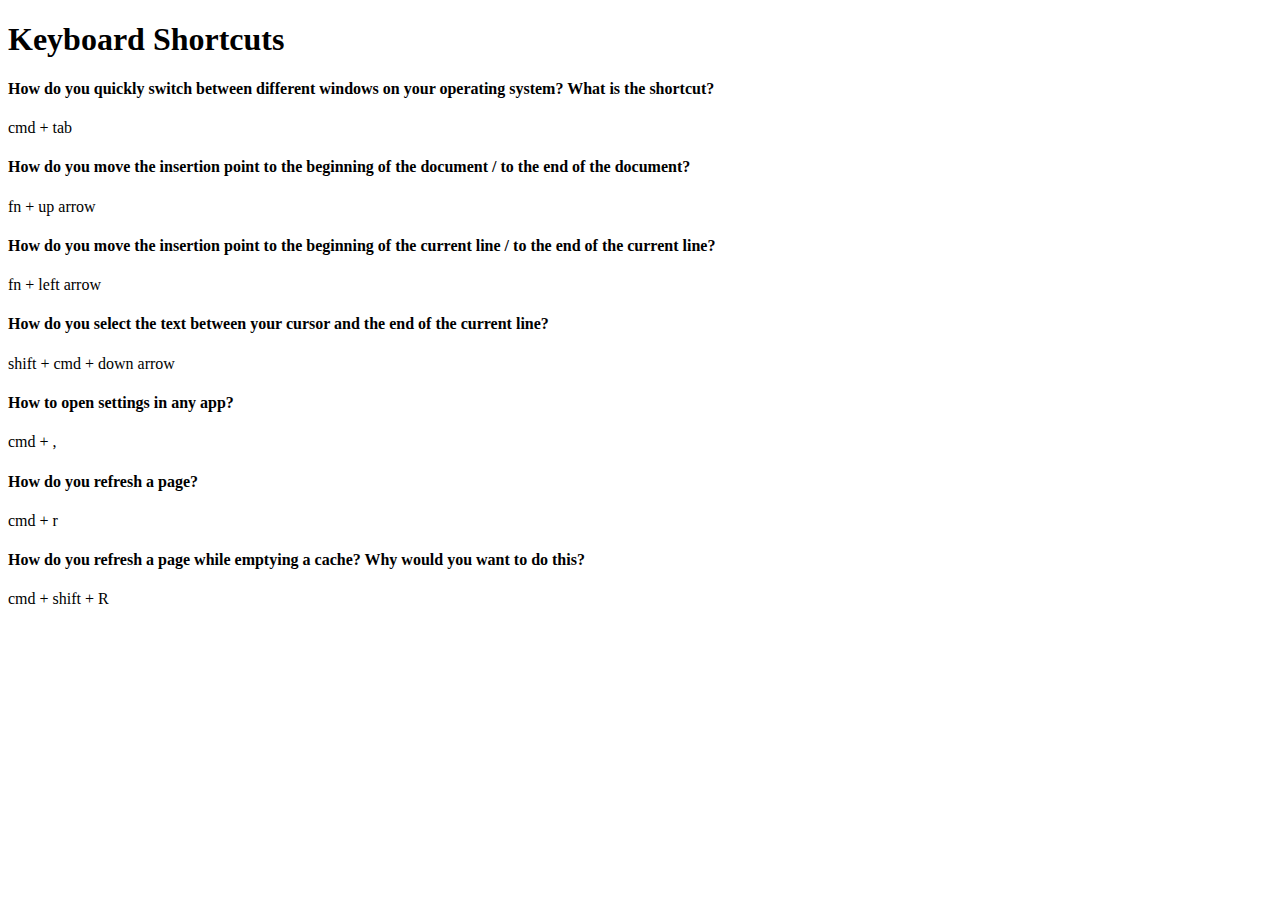
<file: workouts/htmlday2/ans2.html>
<!DOCTYPE html>
<html lang="en">
<head>
    <meta charset="UTF-8">
    <meta name="viewport" content="width=device-width, initial-scale=1.0">
    <meta http-equiv="X-UA-Compatible" content="ie=edge">
    <title>Keyboard Shortcuts</title>
</head>
<body>
    
    <h1>Keyboard Shortcuts</h1>

    <h4>How do you quickly switch between different windows on your operating system? What is the shortcut?</h4>
    <p>cmd + tab</p>

    <h4>How do you move the insertion point to the beginning of the document / to the end of the document?</h4>
    <p>fn + up arrow</p>

    <h4>How do you move the insertion point to the beginning of the current line / to the end of the current line?
        </h4>
    <p>fn + left arrow</p>

    <h4>How do you select the text between your cursor and the end of the current line?
        </h4>
    <p>shift + cmd + down arrow</p>

    <h4>How to open settings in any app?
        </h4>
    <p>cmd + ,</p>

    <h4>How do you refresh a page?
        </h4>
    <p>cmd + r</p>

    <h4>How do you refresh a page while emptying a cache? Why would you want to do this?</h4>
    <p>cmd + shift + R</p>
</body>
</html>
</file>
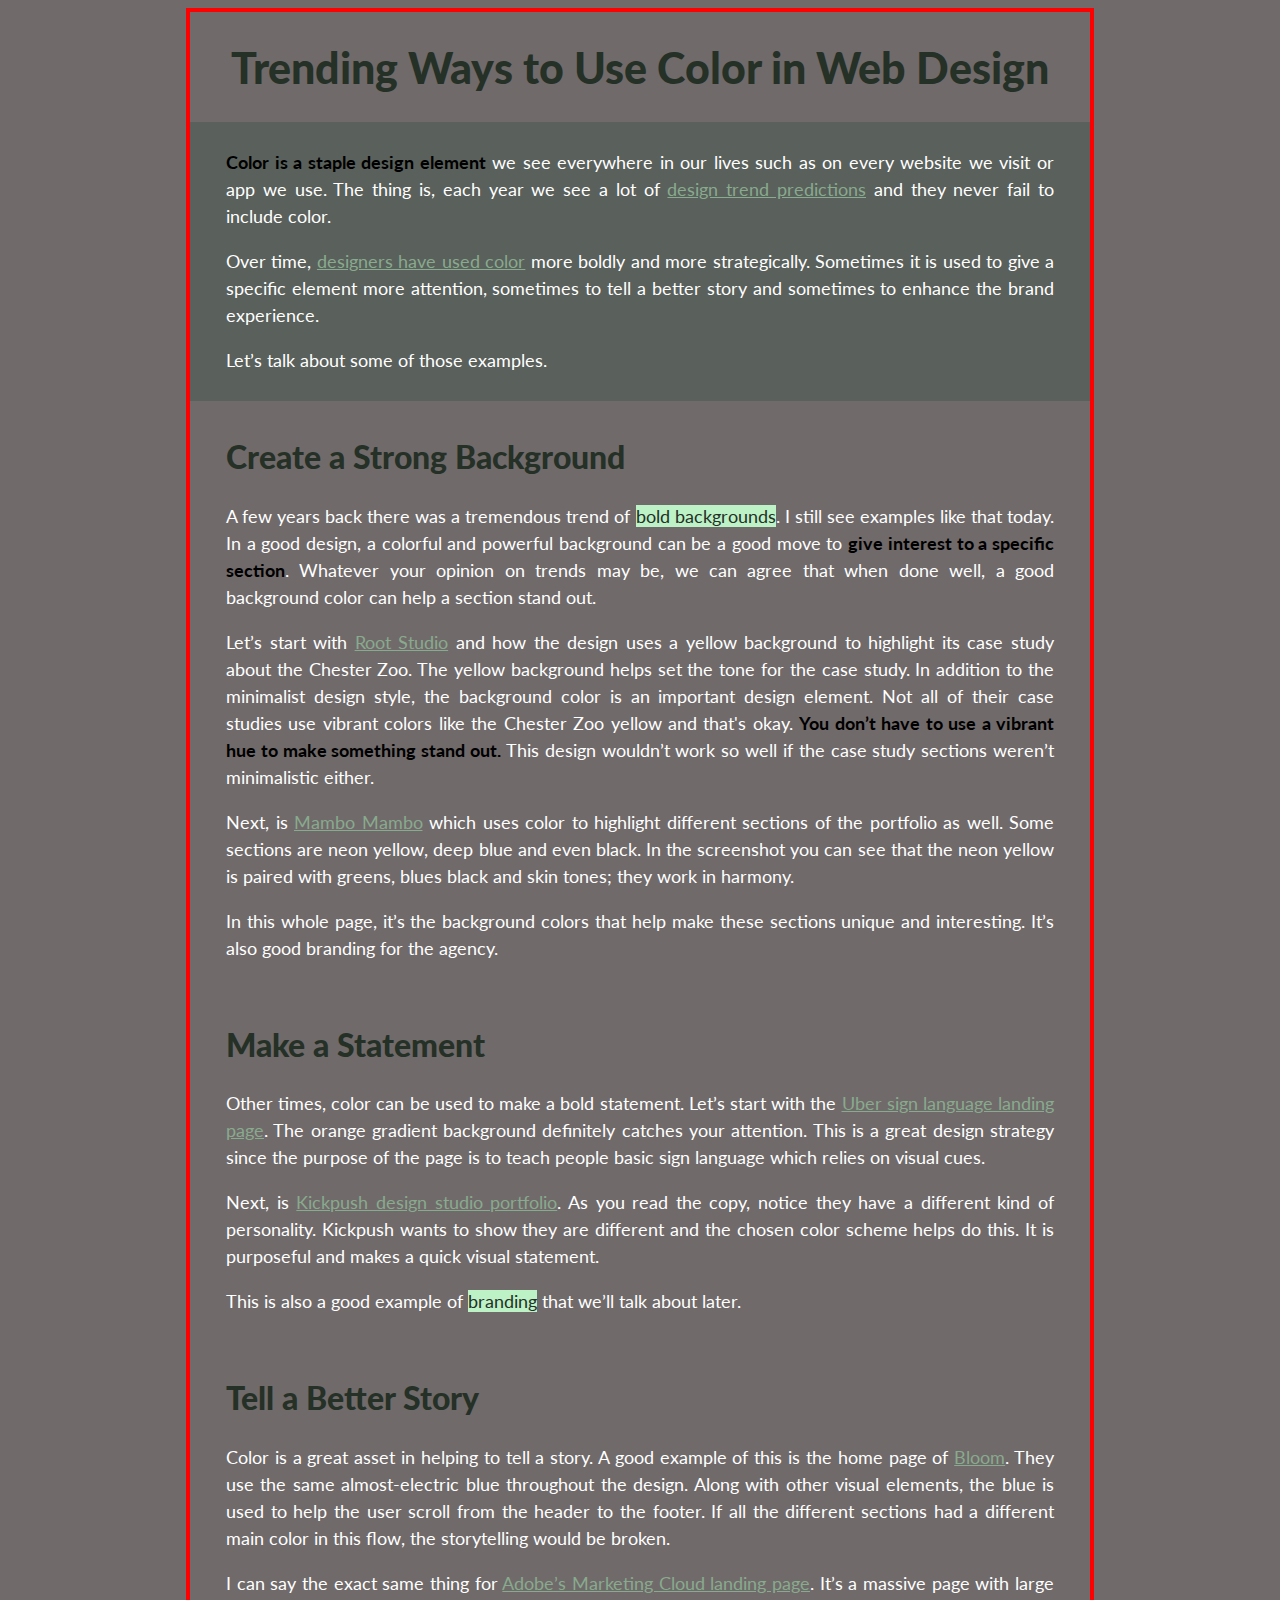
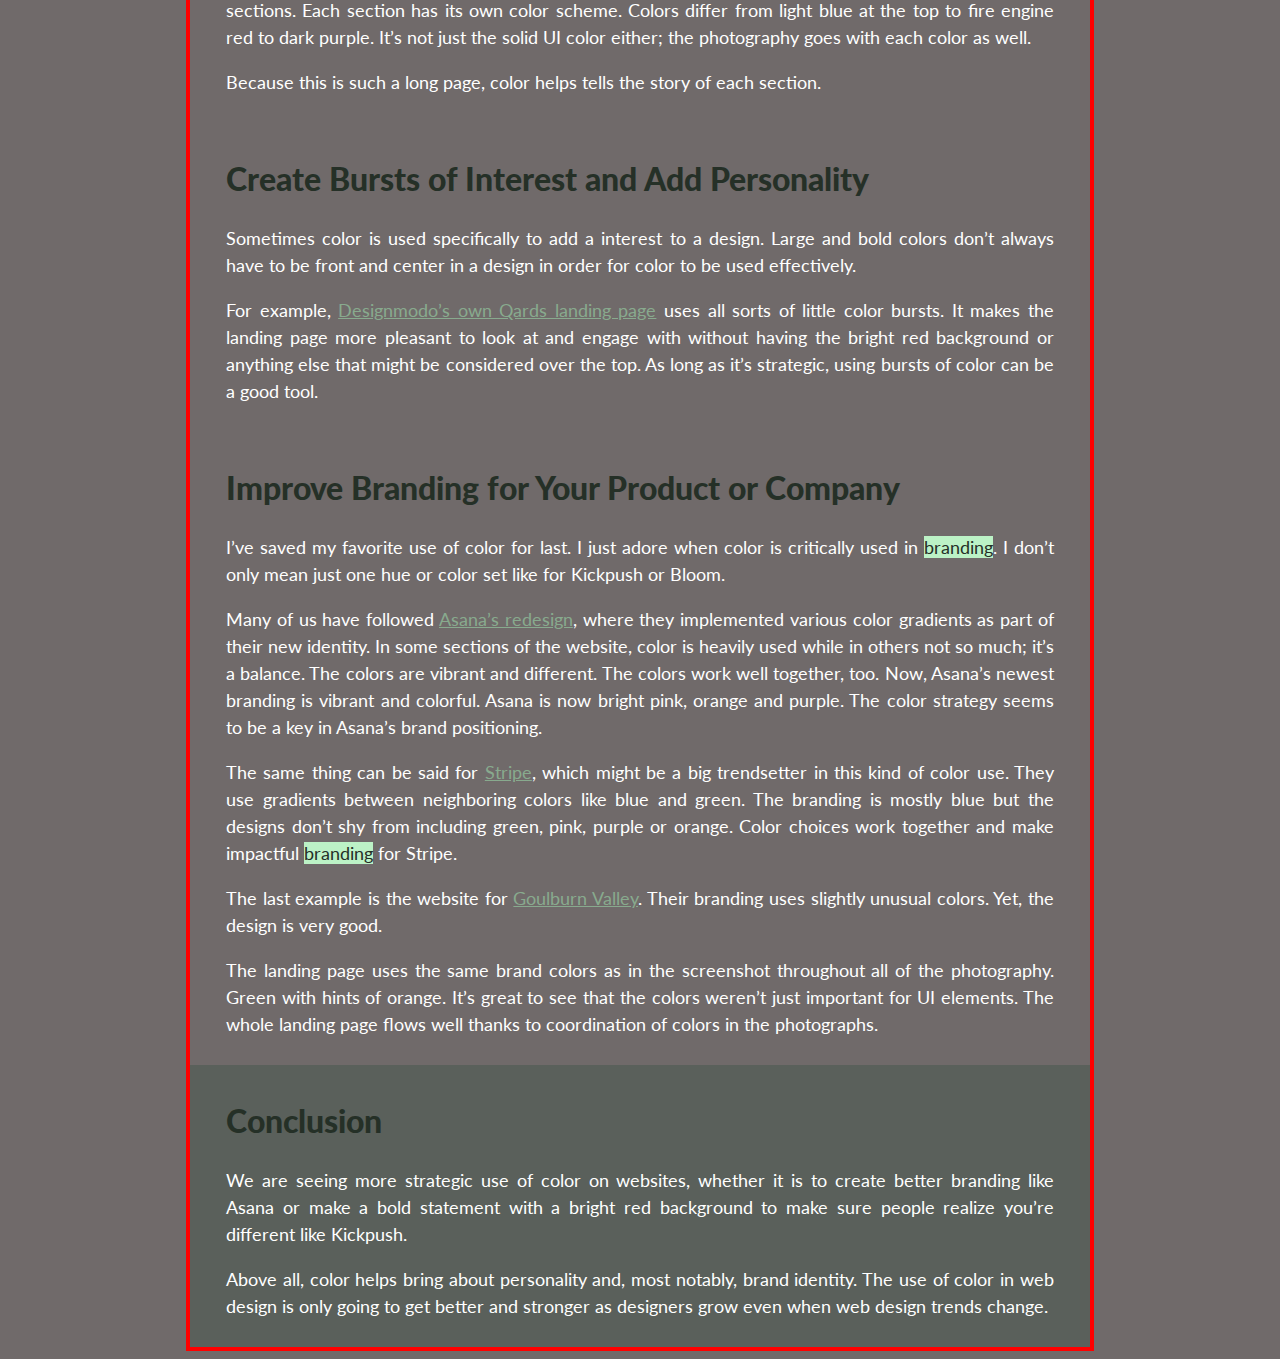
<file: workouts/assignment/page/article.html>
<!DOCTYPE html>
<html lang="en">
<head>
  <meta charset="UTF-8" />
  <meta name="viewport" content="width=device-width, initial-scale=1.0" />
  <meta http-equiv="X-UA-Compatible" content="ie=edge" />
  <link rel="stylesheet" href="https://fonts.googleapis.com/css?family=Lato:400,700,900" />
  <link rel="stylesheet" href="style.css">
  
  <title>Trending Ways to Use Color in Web Design</title>
</head>
<body>
  
  <article>
    <h1>Trending Ways to Use Color in Web Design</h1>
  
    <section class="intro">
      <p><strong>Color is a staple design element</strong> we see everywhere in our lives such as on every website we visit or app we use. The thing is, each year we see a lot of <a href="https://designmodo.com/web-design-trends-2018/">design trend predictions</a> and they never fail to include color.</p>

      <p>Over time, <a href="https://designmodo.com/color-scheme-generators/" data-wpel-link="internal">designers have used color</a> more boldly and more strategically. Sometimes it is used to give a specific element more attention, sometimes to tell a better story and sometimes to enhance the brand experience.</p>

      <p>Let’s talk about some of those examples.</p>
    </section>

    <section>
      <h2>Create a Strong Background</h2>
      <p>A few years back there was a tremendous trend of <em>bold backgrounds</em>. I still see examples like that today. In a good design, a colorful and powerful background can be a good move to <strong>give interest to a specific section</strong>. Whatever your opinion on trends may be, we can agree that when done well, a good background color can help a section stand out.</p>

      <p>Let’s start with <a href="https://rootstudio.co.uk/">Root Studio</a> and how the design uses a yellow background to highlight its case study about the Chester Zoo. The yellow background helps set the tone for the case study. In addition to the minimalist design style, the background color is an important design element. Not all of their case studies use vibrant colors like the Chester Zoo yellow and that's okay. <strong>You don’t have to use a vibrant hue to make something stand out.</strong> This design wouldn’t work so well if the case study sections weren’t minimalistic either.</p>

      <p>Next, is <a href="http://mambomambo.ca/">Mambo Mambo</a> which uses color to highlight different sections of the portfolio as well. Some sections are neon yellow, deep blue and even black. In the screenshot you can see that the neon yellow is paired with greens, blues black and skin tones; they work in harmony.</p>
    
      <p>In this whole page, it’s the background colors that help make these sections unique and interesting. It’s also good branding for the agency.</p>
    </section>

    <section>
      <h2>Make a Statement</h2>
      
      <p>Other times, color can be used to make a bold statement. Let’s start with the <a href="http://ubersignlanguage.com/">Uber sign language landing page</a>. The orange gradient background definitely catches your attention. This is a great design strategy since the purpose of the page is to teach people basic sign language which relies on visual cues.</p>

      <p>Next, is <a href="https://kickpush.co/">Kickpush design studio portfolio</a>. As you read the copy, notice they have a different kind of personality. Kickpush wants to show they are different and the chosen color scheme helps do this. It is purposeful and makes a quick visual statement.</p>

      <p>This is also a good example of <em>branding</em> that we’ll talk about later.</p>
    </section>

    <section>
      <h2>Tell a Better Story</h2>
  
      <p>Color is a great asset in helping to tell a story. A good example of this is the home page of <a href="https://hellobloom.io/">Bloom</a>. They use the same almost-electric blue throughout the design. Along with other visual elements, the blue is used to help the user scroll from the header to the footer. If all the different sections had a different main color in this flow, the storytelling would be broken.</p>

      <p>I can say the exact same thing for <a href="https://landing.adobe.com/en/na/products/marketing-cloud/ctir-3108-running-on-experience/">Adobe’s Marketing Cloud landing page</a>. It’s a massive page with large sections. Each section has its own color scheme. Colors differ from light blue at the top to fire engine red to dark purple. It’s not just the solid UI color either; the photography goes with each color as well.</p>

      <p>Because this is such a long page, color helps tells the story of each section.</p>
    </section>
  
    <section>
      <h2>Create Bursts of Interest and Add Personality</h2>
  
      <p>Sometimes color is used specifically to add a interest to a design. Large and bold colors don’t always have to be front and center in a design in order for color to be used effectively.</p>

      <p>For example, <a href="https://designmodo.com/qards/">Designmodo’s own Qards landing page</a> uses all sorts of little color bursts. It makes the landing page more pleasant to look at and engage with without having the bright red background or anything else that might be considered over the top. As long as it’s strategic, using bursts of color can be a good tool.</p>
    </section>
  
    <section>
      <h2>Improve Branding for Your Product or Company</h2>

      <p>I’ve saved my favorite use of color for last. I just adore when color is critically used in <em>branding</em>. I don’t only mean just one hue or color set like for Kickpush or Bloom.</p>

      <p>Many of us have followed <a href="https://asana.com/">Asana’s redesign</a>, where they implemented various color gradients as part of their new identity. In some sections of the website, color is heavily used while in others not so much; it’s a balance. The colors are vibrant and different. The colors work well together, too. Now, Asana’s newest branding is vibrant and colorful. Asana is now bright pink, orange and purple. The color strategy seems to be a key in Asana’s brand positioning.</p>

      <p>The same thing can be said for <a href="https://stripe.com/">Stripe</a>, which might be a big trendsetter in this kind of color use. They use gradients between neighboring colors like blue and green. The branding is mostly blue but the designs don&#8217;t shy from including green, pink, purple or orange. Color choices work together and make impactful <em>branding</em> for Stripe.</p>

      <p>The last example is the website for <a href="https://www.discovergoulburnvalley.com/locations/jaques-orchard">Goulburn Valley</a>. Their branding uses slightly unusual colors. Yet, the design is very good.</p>

      <p>The landing page uses the same brand colors as in the screenshot throughout all of the photography. Green with hints of orange. It’s great to see that the colors weren’t just important for UI elements. The whole landing page flows well thanks to coordination of colors in the photographs.</p>
    </section>
    
    <section class="conclusion">
      <h2>Conclusion</h2>
      
      <p>We are seeing more strategic use of color on websites, whether it is to create better branding like Asana or make a bold statement with a bright red background to make sure people realize you’re different like Kickpush.</p>

      <p>Above all, color helps bring about personality and, most notably, brand identity. The use of color in web design is only going to get better and stronger as designers grow even when web design trends change.</p>
    </section>
  </article>
  
</body>
</html>
</file>
<file: cmd-practice/style.css>
body {
    font-family: sans-serif;
    text-align: center;
  }
   
  h1 {
    color: darkblue;
  }
</file>
<file: las/index.css>
body {
    font-family: 'Lato', sans-serif;
    font-size: 62.5%;
    margin: 0;
    padding: 0;
    background: url("graphics/bg.jpg");
    background-size: cover;
    height: 250vh;
    background-repeat: no-repeat;
    background-attachment: fixed;
    display: flex;
    flex-direction: column;
}

.circle {
    width: 400px;
    height: 500px;
    background-color: #4F6A13;
    padding: 10px;
    margin: 10px 30%;
    border-radius: 50%;
}

.headText > h2 {
    font-size: 4rem;
    color: white;
    text-align: center;
    text-transform: uppercase;
    margin-bottom: 40px;
}

.headParagraph {
    width: 700px;
    height: 500px;
    margin: 0 auto;
}

.headParagraph > p {
    font-size: 1.5rem;
    margin: 0 50px;
    text-align: center;
    color: white;
}

.X {
    width: 400px;
    height: 500px;
    display: flex;
    flex-direction: column;
}

.circles {
    display: flex;
    flex-direction: column;
}

.circle1, .circle3 {
    align-self: flex-start;
    margin-left: 10%;
}

.circle2 {
    align-self: flex-end;
    margin-right: 10%;
}

.circle > h4 {
    color: white;
    font-size: 1.5rem;
    text-align: center;
    margin-bottom: 5px;
}

.circle > p {
    width: 200px;
    margin-left: 100px;
    color: white;
    font-size: 1rem;
    text-align: center;
}

footer {
    background: #2D4823;
    color: white;
    height: 70vh;
}

footer > h2 {
    font-size: 3rem;
    margin-top: 15px;
    text-align: center;
}

footer p {
    width: 700px;
    font-size: 1.5rem;
    text-align: center;
    margin-left: 25%;
}
</file>
<file: workouts/htmlday2/style.css>
body {
    text-align: ;
    font-family: "Trebuchet MS", sans-serif;
    font-size: ;
    color: white;
    background-color: #444444;
    text-align: center;
    }
     
    h1 {
    font-size: 2rem;
    letter-spacing: 2px;
    text-transform: uppercase;
    }
     
    p {
     font-size: 1rem;
     letter-spacing: 1px;
    }

    img {
        opacity: 0.5;
    }

    img:hover {
        opacity: 1;
    }

    a {
        color: rgba(255, 245, 253, 0.5);
    }

    a:hover {
        color: white;
    }

    ol {
       display: inline-block;
       margin-left: auto;
       margin-right: auto;
       text-align: left;
    }

    button {
        border-radius: 20px;
        width: 20%;
        height: 3%;
    }

.the-text { 
    color: blue;
 }

.the-text.colorized { 
    color: pink; font-size: 2rem;
 }
</file>
<file: html-practice/progressbar.css>
* {
    list-style: none;
    padding: 0;
}

.skills {
    color: pink;
    margin: 60px auto;
    width: 500px;
}

.skills li {
    margin: 20px 0;
}

.bar {
    background: teal;
    overflow: hidden;
    display: block;
    height: 5px;
    border: 2px solid yellow;
    border-radius: 3px;
    box-shadow: rgba(0, 0, 0, 0.3)
}

.bar span {
    height: 5px;
    background: blue;
    float: left;
}


.html {
    width: 90%;
    animation: html 2s;
}

.css {
    width: 65%;
    animation: css 2s;
}

.javascript {
    width: 20%;
}

@keyframes html {
    0% {
        width: 0%;
    }
    100% {
        width: 90%;
    }
}

@keyframes css {
    0% {
        width: 0%;
    }
    100% {
        width: 65%;
    }
}
</file>
<file: workouts/htmlday2/ans.css>
h1 {
    font-family: 'Roboto', sans-serif;
    text-align: center;
    font-weight: 700;
    font-size: 40px;
    margin-bottom: 50px;   
    text-transform: uppercase; 
    width: 60%;
    margin-left: auto;
    margin-right: auto; 
}

h3 {
    font-family: 'Roboto', sans-serif;
    font-size: 25px;
    text-align: center;
    background-color: darkgray;
    border-radius: 15px;
    padding: 5px;
    font-weight: 500;
    text-transform: uppercase;
}

article {
    width: 60%;
    margin-left: auto;
    margin-right: auto;
}

p {
    font-family: 'Roboto', sans-serif;
    font-size: 20px;
    font-weight: 400;
}
</file>
<file: workouts/assignment/page/style.css>
html {
  font-family: "Lato", sans-serif;
  font-size: 18px;
}

body {
  background-color: #706a6a;

}

h1, h2 {
  color: #253027;
  font-weight: 900;
}

h1 {
  font-size: 240%;
  text-align: center;

}

h2 {
  font-size: 180%;
}

article {
  width: 50rem;
  margin: 0 auto;
  border: 4px red solid;
}

section {
  padding: 0.5rem 2rem;
}

p {
  color: #ffffff;
  line-height: 150%;
  text-align: justify;
}

strong {
  color: black;
}

em {
  background-color: #bcf2c6;
  font-style: normal;
  color: #253027;
}

a {
  color:  #88aa8e;
}

.intro, .conclusion {
  background-color:#5a605b;
  
}
</file>
<file: html-practice/animateimg.css>
body {
    margin: 0;
    padding: 0;
    background: pink;
    font-family: sans-serif;
}

.container {
    width: 1280px;
    margin: 70px auto 0;
    display: flex;
    flex-direction: row;
    flex-wrap: wrap;
}

.container .box {
    position: relative;
    width: 300px;
    height: 300px;
    background: #ff0;
    margin: 10px;
    box-sizing: border-box;
    display: inline-block;
}
</file>
